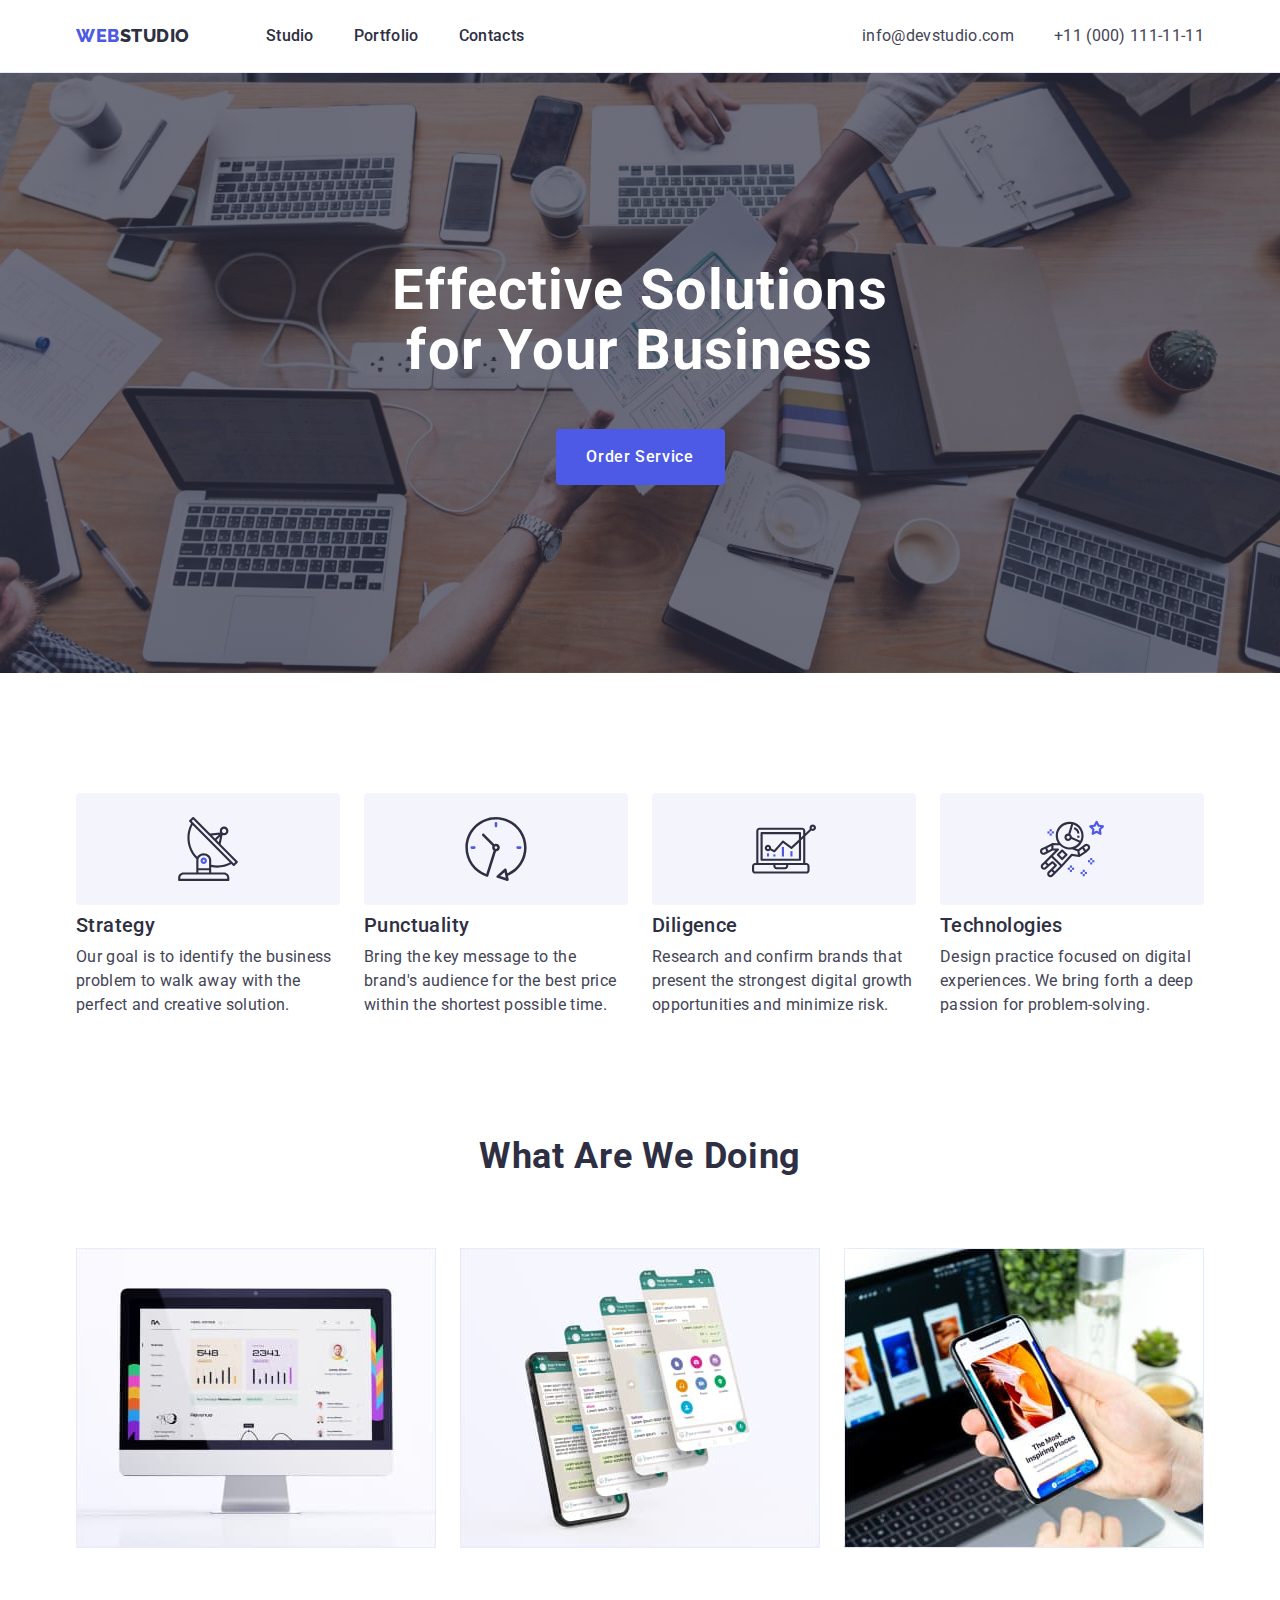
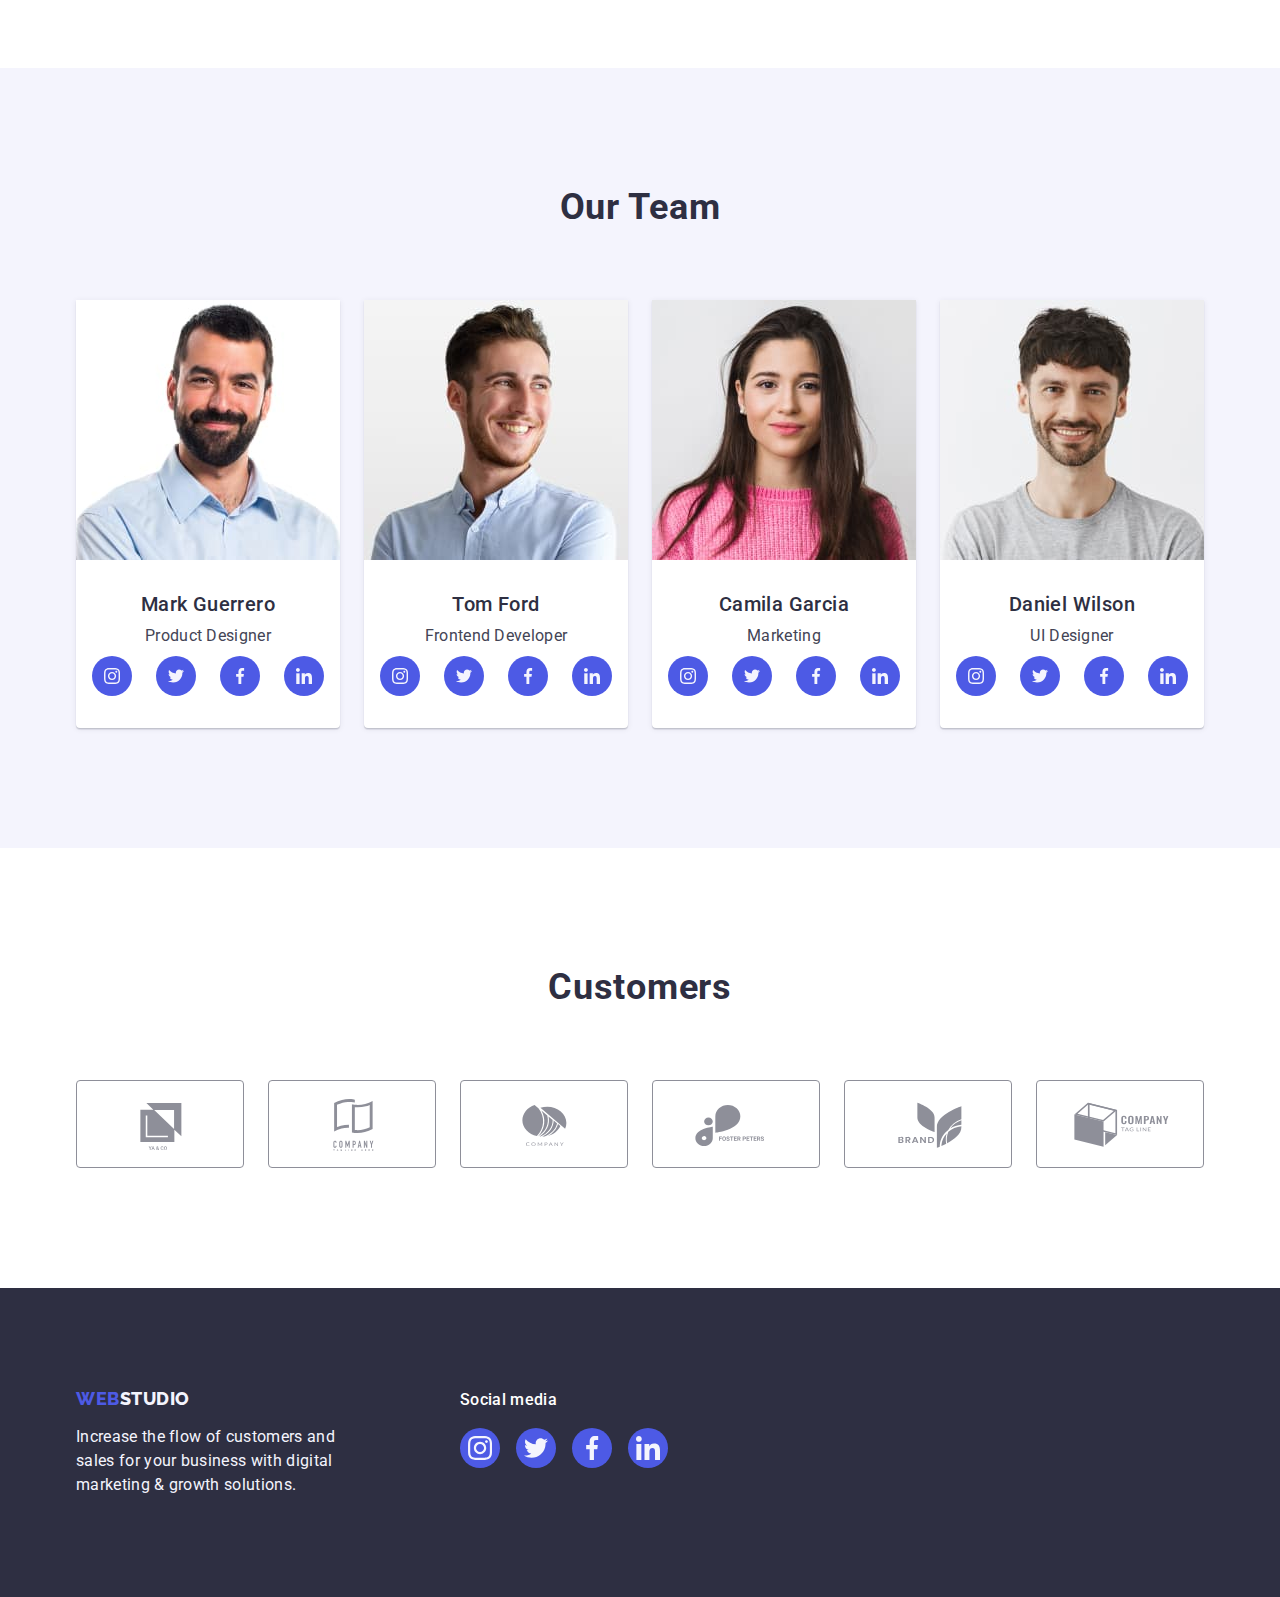
<file: index.html>
<!DOCTYPE html>
<html lang="en">
  <head>
    <meta charset="UTF-8" />
    <meta http-equiv="X-UA-Compatible" content="IE=edge" />
    <meta name="viewport" content="width=device-width, initial-scale=1.0" />
    <title>Studio</title>
    <link rel="preconnect" href="https://fonts.googleapis.com" />
    <link rel="preconnect" href="https://fonts.gstatic.com" crossorigin />
    <link
      href="https://fonts.googleapis.com/css2?family=Raleway:wght@800&family=Roboto:wght@400;500;700;900&display=swap"
      rel="stylesheet"
    />
    <link
      rel="stylesheet"
      href="https://cdnjs.cloudflare.com/ajax/libs/modern-normalize/1.1.0/modern-normalize.min.css"
    />
    <link rel="stylesheet" href="./css/style.css" />
  </head>
  <body>
    <!-- header  -->
    <header class="page-header">
      <div class="container page-header-container">
        <nav class="page-nav">
          <a href="./index.html" class="link logo"
            >Web<span class="part-logo">Studio</span></a
          >
          <ul class="list menu">
            <li class="menu-item">
              <a href="./index.html" class="link menu-link">Studio</a>
            </li>
            <li class="menu-item">
              <a href="./portfolio.html" class="link menu-link">Portfolio</a>
            </li>
            <li class="menu-item">
              <a href="" class="link menu-link">Contacts</a>
            </li>
          </ul>
        </nav>
        <address class="contacts">
          <ul class="list page-contacts">
            <li class="menu-contact-item">
              <a href="mailto:info@devstudio.com" class="link menu-contact-link"
                >info@devstudio.com</a
              >
            </li>
            <li class="menu-contact-item">
              <a href="tel:+110001111111" class="link menu-contact-link"
                >+11 (000) 111-11-11</a
              >
            </li>
          </ul>
        </address>
      </div>
    </header>
    <main class="main-part">
      <!-- hero section  -->
      <section class="hero-section">
        <div class="container page-hero-section">
          <h1 class="main-head">Effective Solutions for Your Business</h1>
          <button type="button" class="modal-button-main">Order Service</button>
        </div>
      </section>
      <!-- features section  -->
      <section class="second-head section">
        <div class="container features-container">
          <h2 class="sec-head visually-hidden">Our Features</h2>
          <ul class="list features-list">
            <li class="features-list-item">
              <div class="features-list-container">
                <svg class="features-icon" width="64" height="64">
                  <use href="./images/icons.svg#icon-antenna"></use>
                </svg>
              </div>
              <h3 class="list-head">Strategy</h3>
              <p class="text-descr">
                Our goal is to identify the business problem to walk away with
                the perfect and creative solution.
              </p>
            </li>
            <li class="features-list-item">
              <div class="features-list-container">
                <svg class="features-icon" width="64" height="64">
                  <use href="./images/icons.svg#icon-clock"></use>
                </svg>
              </div>
              <h3 class="list-head">Punctuality</h3>
              <p class="text-descr">
                Bring the key message to the brand's audience for the best price
                within the shortest possible time.
              </p>
            </li>
            <li class="features-list-item">
              <div class="features-list-container">
                <svg class="features-icon" width="64" height="64">
                  <use href="./images/icons.svg#icon-diagram"></use>
                </svg>
              </div>
              <h3 class="list-head">Diligence</h3>
              <p class="text-descr">
                Research and confirm brands that present the strongest digital
                growth opportunities and minimize risk.
              </p>
            </li>

            <li class="features-list-item">
              <div class="features-list-container">
                <svg class="features-icon" width="64" height="64">
                  <use href="./images/icons.svg#icon-astronaut"></use>
                </svg>
              </div>
              <h3 class="list-head">Technologies</h3>
              <p class="text-descr">
                Design practice focused on digital experiences. We bring forth a
                deep passion for problem-solving.
              </p>
            </li>
          </ul>
        </div>
      </section>
      <!-- What are we doing section  -->
      <section class="occup-section">
        <div class="container page-occup-list">
          <h2 class="sec-head">What are we doing</h2>
          <ul class="list occup-list">
            <li class="occup-list-item">
              <img
                src="./images/ouractions/Rectangle71.jpg"
                alt="cmputer with diagrams"
                width="360"
                height="300"
              />
            </li>
            <li class="occup-list-item">
              <img
                src="./images/ouractions/img2.jpg"
                alt="smartphone with chats"
                width="360"
                height="300"
              />
            </li>
            <li class="occup-list-item">
              <img
                src="./images/ouractions/img3.jpg"
                alt="smartphone and laptop"
                width="360"
                height="300"
              />
            </li>
          </ul>
        </div>
      </section>
      <!-- Our Team section -->
      <section class="team-section section">
        <div class="container page-team-section">
          <h2 class="sec-head">Our Team</h2>
          <ul class="list team-list">
            <li class="team-list-item">
              <img
                src="./images/ourteam/MarkGuerrero.jpg"
                alt="our product designer"
                width="264"
                height="260"
              />
              <div class="team-list-text">
                <h3 class="head-list">Mark Guerrero</h3>
                <p class="text-dscr">Product Designer</p>
                <ul class="social-list list">
                  <li class="social-list-item">
                    <a href="" class="social-list-link">
                      <svg class="social-list-icon" width="16" height="16">
                        <use href="./images/icons.svg#icon-instagram"></use>
                      </svg>
                    </a>
                  </li>
                  <li class="social-list-item">
                    <a href="" class="social-list-link">
                      <svg class="social-list-icon" width="16" height="16">
                        <use href="./images/icons.svg#icon-twitter"></use>
                      </svg>
                    </a>
                  </li>
                  <li class="social-list-item">
                    <a href="" class="social-list-link">
                      <svg class="social-list-icon" width="16" height="16">
                        <use href="./images/icons.svg#icon-facebook"></use>
                      </svg>
                    </a>
                  </li>
                  <li class="social-list-item">
                    <a href="" class="social-list-link">
                      <svg class="social-list-icon" width="16" height="16">
                        <use href="./images/icons.svg#icon-linkedin"></use>
                      </svg>
                    </a>
                  </li>
                </ul>
              </div>
            </li>
            <li class="team-list-item">
              <img
                class="team-list-img"
                src="./images/ourteam/TomFord.jpg"
                alt="our frontend developer"
                width="264"
                height="260"
              />
              <div class="team-list-text">
                <h3 class="head-list">Tom Ford</h3>
                <p class="text-dscr">Frontend Developer</p>
                <ul class="social-list list">
                  <li class="social-list-item">
                    <a href="" class="social-list-link">
                      <svg class="social-list-icon" width="16" height="16">
                        <use href="./images/icons.svg#icon-instagram"></use>
                      </svg>
                    </a>
                  </li>
                  <li class="social-list-item">
                    <a href="" class="social-list-link">
                      <svg class="social-list-icon" width="16" height="16">
                        <use href="./images/icons.svg#icon-twitter"></use>
                      </svg>
                    </a>
                  </li>
                  <li class="social-list-item">
                    <a href="" class="social-list-link">
                      <svg class="social-list-icon" width="16" height="16">
                        <use href="./images/icons.svg#icon-facebook"></use>
                      </svg>
                    </a>
                  </li>
                  <li class="social-list-item">
                    <a href="" class="social-list-link">
                      <svg class="social-list-icon" width="16" height="16">
                        <use href="./images/icons.svg#icon-linkedin"></use>
                      </svg>
                    </a>
                  </li>
                </ul>
              </div>
            </li>
            <li class="team-list-item">
              <img
                class="team-list-img"
                src="./images/ourteam/CamilaGarcia.jpg"
                alt="our marketing worker"
                width="264"
                height="260"
              />
              <div class="team-list-text">
                <h3 class="head-list">Camila Garcia</h3>
                <p class="text-dscr">Marketing</p>
                <ul class="social-list list">
                  <li class="social-list-item">
                    <a href="" class="social-list-link">
                      <svg class="social-list-icon" width="16" height="16">
                        <use href="./images/icons.svg#icon-instagram"></use>
                      </svg>
                    </a>
                  </li>
                  <li class="social-list-item">
                    <a href="" class="social-list-link">
                      <svg class="social-list-icon" width="16" height="16">
                        <use href="./images/icons.svg#icon-twitter"></use>
                      </svg>
                    </a>
                  </li>
                  <li class="social-list-item">
                    <a href="" class="social-list-link">
                      <svg class="social-list-icon" width="16" height="16">
                        <use href="./images/icons.svg#icon-facebook"></use>
                      </svg>
                    </a>
                  </li>
                  <li class="social-list-item">
                    <a href="" class="social-list-link">
                      <svg class="social-list-icon" width="16" height="16">
                        <use href="./images/icons.svg#icon-linkedin"></use>
                      </svg>
                    </a>
                  </li>
                </ul>
              </div>
            </li>
            <li class="team-list-item">
              <img
                class="team-list-img"
                src="./images/ourteam/DanielWilson.jpg"
                alt="our UI designer"
                width="264"
                height="260"
              />
              <div class="team-list-text">
                <h3 class="head-list">Daniel Wilson</h3>
                <p class="text-dscr">UI Designer</p>
                <ul class="social-list list">
                  <li class="social-list-item">
                    <a href="" class="social-list-link">
                      <svg class="social-list-icon" width="16" height="16">
                        <use href="./images/icons.svg#icon-instagram"></use>
                      </svg>
                    </a>
                  </li>
                  <li class="social-list-item">
                    <a href="" class="social-list-link">
                      <svg class="social-list-icon" width="16" height="16">
                        <use href="./images/icons.svg#icon-twitter"></use>
                      </svg>
                    </a>
                  </li>
                  <li class="social-list-item">
                    <a href="" class="social-list-link">
                      <svg class="social-list-icon" width="16" height="16">
                        <use href="./images/icons.svg#icon-facebook"></use>
                      </svg>
                    </a>
                  </li>
                  <li class="social-list-item">
                    <a href="" class="social-list-link">
                      <svg class="social-list-icon" width="16" height="16">
                        <use href="./images/icons.svg#icon-linkedin"></use>
                      </svg>
                    </a>
                  </li>
                </ul>
              </div>
            </li>
          </ul>
        </div>
        <!-- Customer setion -->
      </section>
      <section class="section customer-container">
        <div class="container">
          <h2 class="sec-head">Customers</h2>
          <ul class="customer-list list">
            <li class="customer-list-item">
              <a href="" class="customer-list-link">
                <svg class="logo-svg" width="104" height="56">
                  <use href="./images/icons.svg#icon-logo-yago"></use>
                </svg>
              </a>
            </li>
            <li class="customer-list-item">
              <a href="" class="customer-list-link">
                <svg class="logo-svg" width="104" height="56">
                  <use href="./images/icons.svg#icon-logo-taglinehere"></use>
                </svg>
              </a>
            </li>
            <li class="customer-list-item">
              <a href="" class="customer-list-link">
                <svg class="logo-svg" width="104" height="56">
                  <use href="./images/icons.svg#icon-Logo-company"></use>
                </svg>
              </a>
            </li>
            <li class="customer-list-item">
              <a href="" class="customer-list-link">
                <svg class="logo-svg" width="104" height="56">
                  <use href="./images/icons.svg#icon-Logo-fosterpeters"></use>
                </svg>
              </a>
            </li>
            <li class="customer-list-item">
              <a href="" class="customer-list-link">
                <svg class="logo-svg" width="104" height="56">
                  <use href="./images/icons.svg#icon-Logo-brand"></use>
                </svg>
              </a>
            </li>
            <li class="customer-list-item">
              <a href="" class="customer-list-link">
                <svg class="logo-svg" width="104" height="56">
                  <use href="./images/icons.svg#icon-Logo-tagline"></use>
                </svg>
              </a>
            </li>
          </ul>
        </div>
      </section>
    </main>
    <!-- footer with logo -->
    <footer class="footer-section">
      <div class="container footer-container">
        <div class="page-footer-section">
          <a href="./index.html" class="link logo-footer"
            >Web<span class="part-logo-footer">Studio</span></a
          >
          <p class="text-descr-footer color-footer">
            Increase the flow of customers and sales for your business with
            digital marketing & growth solutions.
          </p>
        </div>
        <div class="second-container-footer">
          <p class="second-text-footer">Social media</p>
          <ul class="social-list list">
            <li class="social-list-item">
              <a href="" class="social-list-link">
                <svg class="social-list-icon" width="24" height="24">
                  <use href="./images/icons.svg#icon-instagram"></use>
                </svg>
              </a>
            </li>
            <li class="social-list-item">
              <a href="" class="social-list-link">
                <svg class="social-list-icon" width="24" height="24">
                  <use href="./images/icons.svg#icon-twitter"></use>
                </svg>
              </a>
            </li>
            <li class="social-list-item">
              <a href="" class="social-list-link">
                <svg class="social-list-icon" width="24" height="24">
                  <use href="./images/icons.svg#icon-facebook"></use>
                </svg>
              </a>
            </li>
            <li class="social-list-item">
              <a href="" class="social-list-link">
                <svg class="social-list-icon" width="24" height="24">
                  <use href="./images/icons.svg#icon-linkedin"></use>
                </svg>
              </a>
            </li>
          </ul>
        </div>
      </div>
    </footer>
  </body>
</html>
</file>
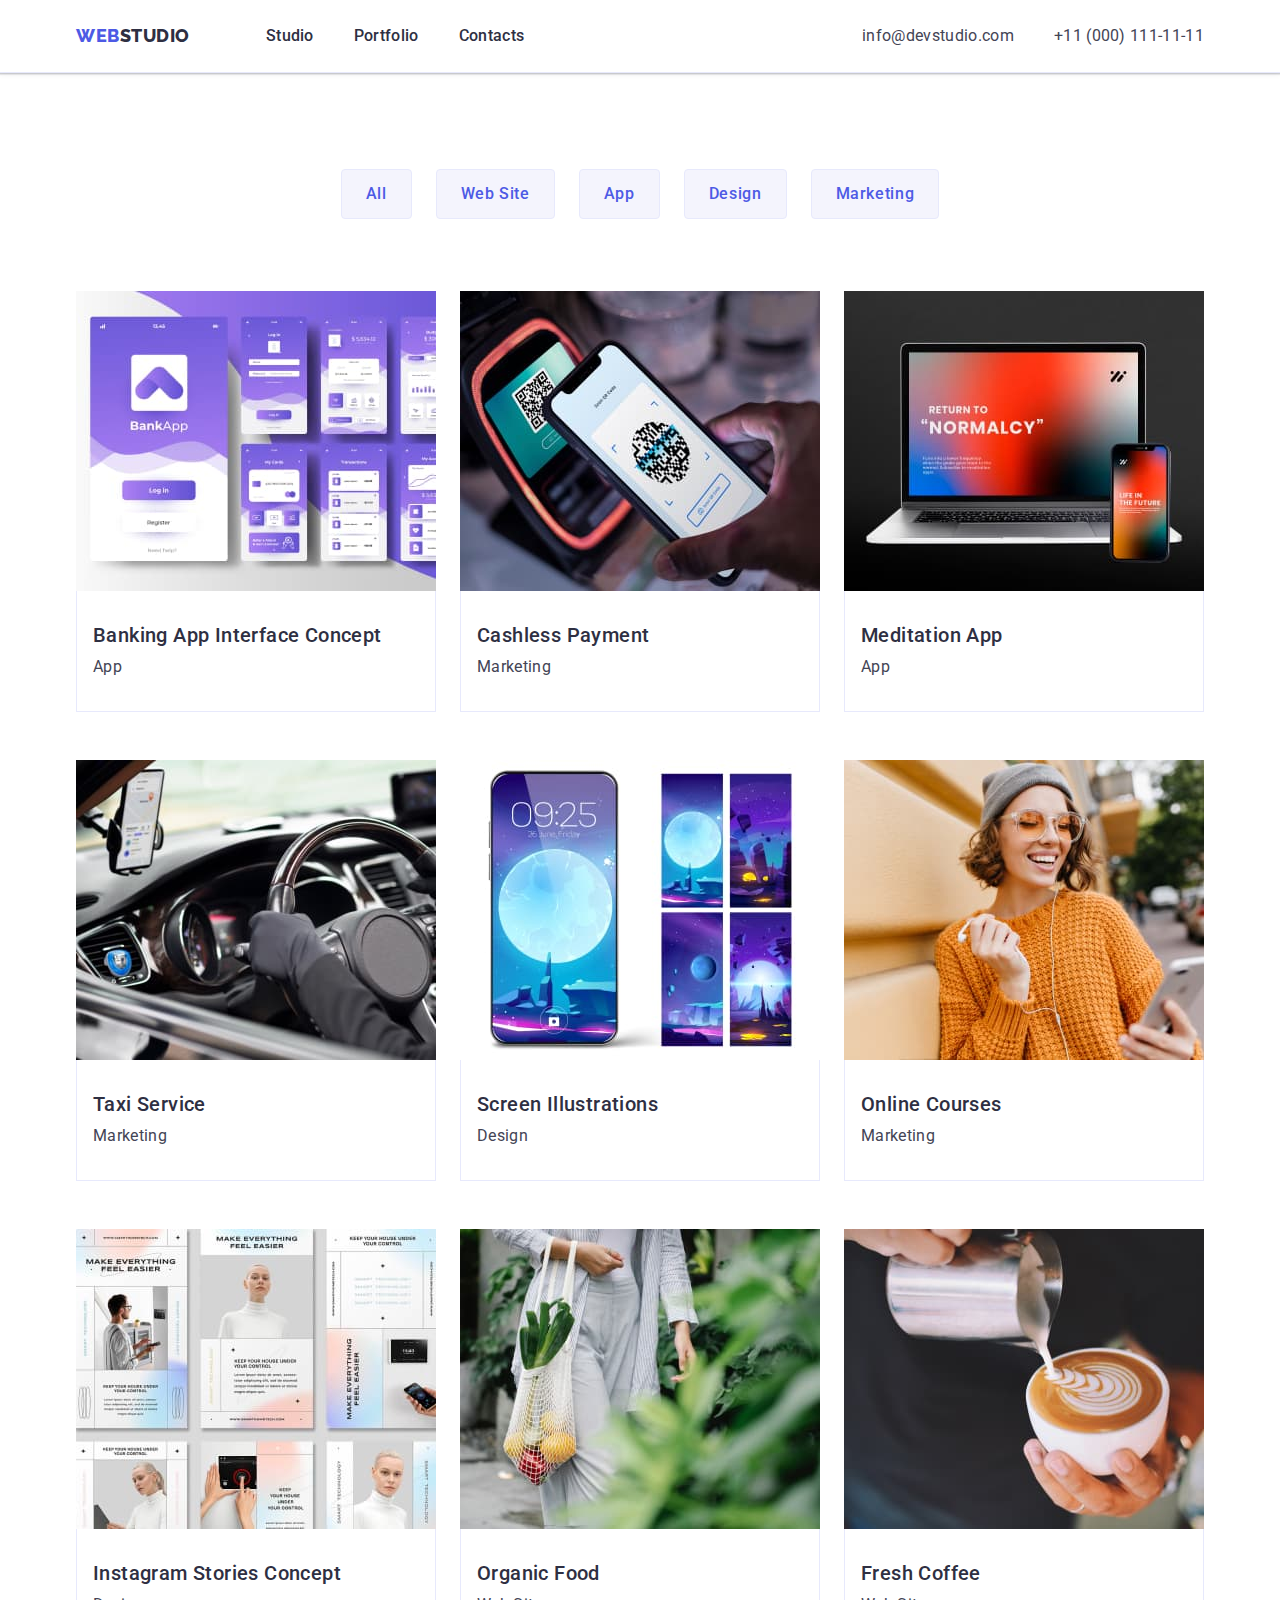
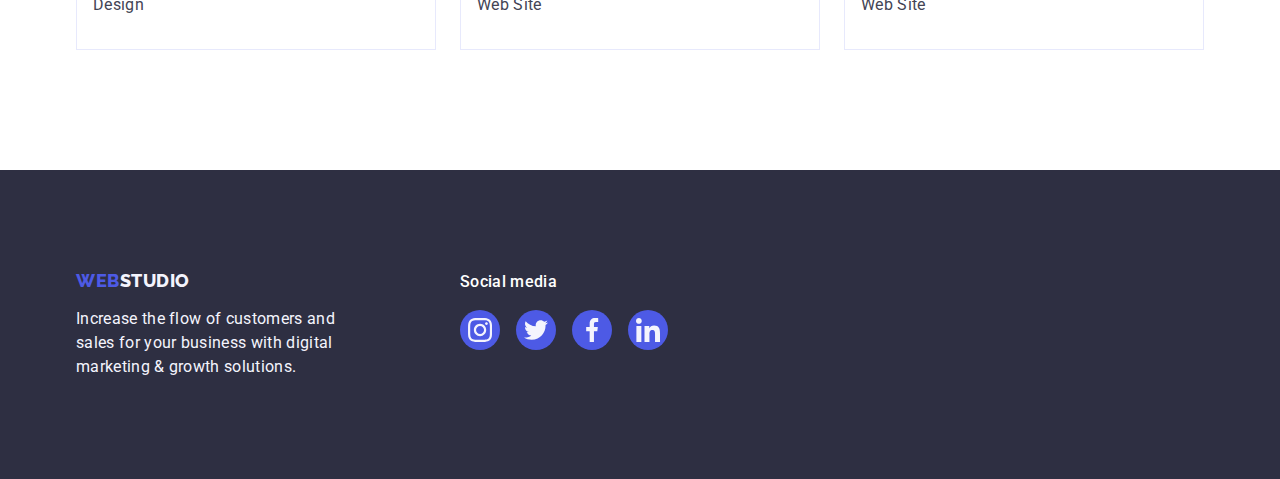
<file: portfolio.html>
<!DOCTYPE html>
<html lang="en">
  <head>
    <meta charset="UTF-8" />
    <meta http-equiv="X-UA-Compatible" content="IE=edge" />
    <meta name="viewport" content="width=device-width, initial-scale=1.0" />
    <title>Document</title>
    <link rel="preconnect" href="https://fonts.googleapis.com" />
    <link rel="preconnect" href="https://fonts.gstatic.com" crossorigin />
    <link
      href="https://fonts.googleapis.com/css2?family=Raleway:wght@800&family=Roboto:wght@400;500;700;900&display=swap"
      rel="stylesheet"
    />
    <link
      rel="stylesheet"
      href="https://cdnjs.cloudflare.com/ajax/libs/modern-normalize/1.1.0/modern-normalize.min.css"
    />
    <link rel="stylesheet" href="./css/style.css" />
  </head>
  <body>
    <!-- header  -->
    <header class="page-header">
      <div class="container page-header-container">
        <nav class="page-nav">
          <a href="./index.html" class="link logo"
            >Web<span class="part-logo">Studio</span></a
          >
          <ul class="list menu">
            <li class="menu-item">
              <a href="./index.html" class="link menu-link">Studio</a>
            </li>
            <li class="menu-item">
              <a href="./portfolio.html" class="link menu-link">Portfolio</a>
            </li>
            <li class="menu-item">
              <a href="" class="link menu-link">Contacts</a>
            </li>
          </ul>
        </nav>
        <address class="contacts">
          <ul class="list page-contacts">
            <li class="menu-contact-item">
              <a href="mailto:info@devstudio.com" class="link menu-contact-link"
                >info@devstudio.com</a
              >
            </li>
            <li class="list page-contacts">
              <a href="tel:+110001111111" class="link menu-contact-link"
                >+11 (000) 111-11-11</a
              >
            </li>
          </ul>
        </address>
      </div>
    </header>
    <!-- main part  -->
    <main class="main-part">
      <!-- first section - buttons -->
      <section class="buttons-section">
        <div class="container buttons-container">
          <h1 class="visually-hidden">Portfolio</h1>
          <ul class="list buttons-list">
            <li>
              <button type="button" class="modal-button-portfolio">All</button>
            </li>
            <li>
              <button type="button" class="modal-button-portfolio">
                Web Site
              </button>
            </li>
            <li>
              <button type="button" class="modal-button-portfolio">App</button>
            </li>
            <li>
              <button type="button" class="modal-button-portfolio">
                Design
              </button>
            </li>
            <li>
              <button type="button" class="modal-button-portfolio">
                Marketing
              </button>
            </li>
          </ul>
          <ul class="list prtf-list">
            <li class="prtf-list-item">
              <a href="" class="link prtf-link"
                ><img
                  src="./images/ourportfolio/bankingapp.jpg"
                  alt="interface of banking app"
                  width="360"
                  height="300"
                />
                <div class="prtf-item-text">
                  <h2 class="list-head">Banking App Interface Concept</h2>
                  <p class="description">App</p>
                </div></a
              >
            </li>
            <li class="prtf-list-item">
              <a href="" class="link prtf-link"
                ><img
                  src="./images/ourportfolio/cashlesspayment.jpg"
                  alt="smartphone with cashlessPayment device"
                  width="360"
                  height="300"
                />
                <div class="prtf-item-text">
                  <h2 class="list-head">Cashless Payment</h2>
                  <p class="description">Marketing</p>
                </div></a
              >
            </li>
            <li class="prtf-list-item">
              <a href="" class="link prtf-link"
                ><img
                  src="./images/ourportfolio/meditationapp.jpg"
                  alt="laptop and smartphone"
                  width="360"
                  height="300"
                />
                <div class="prtf-item-text">
                  <h2 class="list-head">Meditation App</h2>
                  <p class="description">App</p>
                </div></a
              >
            </li>
            <li class="prtf-list-item">
              <a href="" class="link prtf-link"
                ><img
                  src="./images/ourportfolio/taxiservice.jpg"
                  alt="driver in the car"
                  width="360"
                  height="300"
                />
                <div class="prtf-item-text">
                  <h2 class="list-head">Taxi Service</h2>
                  <p class="description">Marketing</p>
                </div></a
              >
            </li>
            <li class="prtf-list-item">
              <a href="" class="link prtf-link"
                ><img
                  src="./images/ourportfolio/screenillustrations.jpg"
                  alt="smartphone and four screenshoots"
                  width="360"
                  height="300"
                />
                <div class="prtf-item-text">
                  <h2 class="list-head">Screen Illustrations</h2>
                  <p class="description">Design</p>
                </div></a
              >
            </li>
            <li class="prtf-list-item">
              <a href="" class="link prtf-link"
                ><img
                  src="./images/ourportfolio/onlinecourses.jpg"
                  alt="girl with headphones"
                  width="360"
                  height="300"
                />
                <div class="prtf-item-text">
                  <h2 class="list-head">Online Courses</h2>
                  <p class="description">Marketing</p>
                </div></a
              >
            </li>
            <li class="prtf-list-item">
              <a href="" class="link prtf-link"
                ><img
                  src="./images/ourportfolio/instagramstories.jpg"
                  alt="storieses design"
                  width="360"
                  height="300"
                />
                <div class="prtf-item-text">
                  <h2 class="list-head">Instagram Stories Concept</h2>
                  <p class="description">Design</p>
                </div></a
              >
            </li>
            <li class="prtf-list-item">
              <a href="" class="link prtf-link"
                ><img
                  src="./images/ourportfolio/organicfood.jpg"
                  alt="bag with feruit and vegetables"
                  width="360"
                  height="300"
                />
                <div class="prtf-item-text">
                  <h2 class="list-head">Organic Food</h2>
                  <p class="description">Web Site</p>
                </div></a
              >
            </li>
            <li class="prtf-list-item">
              <a href="" class="link prtf-link"
                ><img
                  src="./images/ourportfolio/freshcoffee.jpg"
                  alt="cup of coffe"
                  width="360"
                  height="300"
                />
                <div class="prtf-item-text">
                  <h2 class="list-head">Fresh Coffee</h2>
                  <p class="description">Web Site</p>
                </div></a
              >
            </li>
          </ul>
        </div>
      </section>
    </main>
    <!-- footer with logo -->
    <footer class="footer-section">
      <div class="container footer-container">
        <div class="page-footer-section">
          <a href="./index.html" class="link logo-footer"
            >Web<span class="part-logo-footer">Studio</span></a
          >
          <p class="text-descr-footer color-footer">
            Increase the flow of customers and sales for your business with
            digital marketing & growth solutions.
          </p>
        </div>
        <div class="second-container-footer">
          <p class="second-text-footer">Social media</p>
          <ul class="social-list list">
            <li class="social-list-item">
              <a href="" class="social-list-link">
                <svg class="social-list-icon" width="24" height="24">
                  <use href="./images/icons.svg#icon-instagram"></use>
                </svg>
              </a>
            </li>
            <li class="social-list-item">
              <a href="" class="social-list-link">
                <svg class="social-list-icon" width="24" height="24">
                  <use href="./images/icons.svg#icon-twitter"></use>
                </svg>
              </a>
            </li>
            <li class="social-list-item">
              <a href="" class="social-list-link">
                <svg class="social-list-icon" width="24" height="24">
                  <use href="./images/icons.svg#icon-facebook"></use>
                </svg>
              </a>
            </li>
            <li class="social-list-item">
              <a href="" class="social-list-link">
                <svg class="social-list-icon" width="24" height="24">
                  <use href="./images/icons.svg#icon-linkedin"></use>
                </svg>
              </a>
            </li>
          </ul>
        </div>
      </div>
    </footer>
  </body>
</html>
</file>
<file: css/style.css>
:root {
  --head-color: #2e2f42;
  --text-color: #434455;
  --sub-text-color: #8e8f99;
  --primary-brand-color: #4d5ae5;
  --pressed-state-color: #404bbf;
  --light-back-color: #f4f4fd;
  --modal-background-color: #fcfcfc;
  --white-color: #ffffff;
  --Green-hover: #31d0aa;
}

.visually-hidden {
  position: absolute;
  width: 1px;
  height: 1px;
  margin: -1px;
  padding: 0;
  overflow: hidden;
  border: 0;
  clip: rect(0 0 0 0);
}

.list {
  list-style: none;
}

.link {
  text-decoration: none;
}

button {
  cursor: pointer;
}

h1,
h2,
h3,
h4,
h5,
h6,
p {
  margin-top: 0;
  margin-bottom: 0;
}

ul,
ol {
  margin-top: 0;
  margin-bottom: 0;
  padding-left: 0;
}

img {
  display: block;
}

.section {
  padding-top: 120px;
  padding-bottom: 120px;
}

.container {
  width: 1158px;
  padding-left: 15px;
  padding-right: 15px;
  margin-left: auto;
  margin-right: auto;
}

body {
  font-family: "Roboto", sans-serif;
  background-color: var(--white-color);
  color: var(--text-color);
}

/* Header  */

.page-header {
  border-bottom: 1px solid #e7e9fc;
  box-shadow: 0px 2px 1px rgba(46, 47, 66, 0.08),
    0px 1px 1px rgba(46, 47, 66, 0.16), 0px 1px 6px rgba(46, 47, 66, 0.08);
}

.page-nav {
  display: flex;
  align-items: center;
}

.menu {
  display: flex;
  gap: 40px;
}

.page-contacts {
  display: flex;
  gap: 40px;
}

.logo {
  font-family: "Raleway", sans-serif;
  font-weight: 800;
  font-size: 18px;
  line-height: 1.17;
  letter-spacing: 0.03em;
  text-transform: uppercase;
  margin-right: 76px;

  color: var(--primary-brand-color);
}

.part-logo {
  color: var(--head-color);
}

.logo-footer {
  font-family: "Raleway", sans-serif;
  font-weight: 800;
  font-size: 18px;
  line-height: 1.17;
  letter-spacing: 0.03em;
  text-transform: uppercase;
  display: inline-block;
  margin-bottom: 16px;

  color: var(--primary-brand-color);
}

.part-logo-footer {
  color: var(--light-back-color);
}

.menu-link {
  font-weight: 500;
  font-size: 16px;
  line-height: 1.5;
  letter-spacing: 0.02em;
  display: block;
  color: var(--head-color);
  padding: 24px 0;
}

.menu-link:hover,
.menu-link:focus {
  color: var(--pressed-state-color);
}

.contacts {
  font-style: normal;
  margin-left: auto;
}

.menu-contact-link {
  font-size: 16px;
  line-height: 1.5;
  letter-spacing: 0.02em;

  color: var(--text-color);
}

.menu-contact-link:hover,
.menu-contact-link:focus {
  color: var(--pressed-state-color);
}

.page-header-container {
  display: flex;
  align-items: center;
}

/* Hero section  */

.hero-section {
  background-image: linear-gradient(
      rgba(46, 47, 66, 0.7),
      rgba(46, 47, 66, 0.7)
    ),
    url(../images/hero/bg.jpg);
  margin-right: auto;
  margin-left: auto;
  background-repeat: no-repeat;
  background-size: cover;
  background-position: center;
  background-color: var(--head-color);
  padding: 188px 0;
  max-width: 1440px;
}

.main-head {
  text-align: center;
  font-weight: 700;
  font-size: 56px;
  line-height: 1.07;
  letter-spacing: 0.02em;
  max-width: 496px;
  margin-left: auto;
  margin-right: auto;

  color: var(--white-color);
}

.modal-button-main {
  font-family: "Roboto", sans-serif;
  font-weight: 500;
  font-size: 16px;
  line-height: 1.5;
  letter-spacing: 0.04em;
  display: block;
  border-radius: 4px;
  height: 56px;
  min-width: 169px;
  margin-left: auto;
  margin-right: auto;
  margin-top: 48px;

  border: none;
  color: var(--white-color);
  background-color: var(--primary-brand-color);
}

.modal-button-main:hover,
.modal-button-main:focus {
  background-color: var(--pressed-state-color);
}

/* features section  */

.features-list {
  display: flex;
  gap: 24px;
}

.features-list-item {
  width: calc((100% - 72px) / 4);
}

.features-list-container {
  display: flex;
  justify-content: center;
  align-items: center;
  background: var(--light-back-color);
  border-radius: 4px;
  width: 264px;
  height: 112px;
  margin-bottom: 8px;
}

.features-icon {
  width: 64px;
  height: 64px;
}

.modal-button-portfolio {
  font-family: "Roboto", sans-serif;
  font-weight: 500;
  font-size: 16px;
  line-height: 1.5;
  letter-spacing: 0.04em;
  padding: 12px 24px;
  border: 1px solid #e7e9fc;
  border-radius: 4px;

  color: var(--primary-brand-color);
  background-color: var(--light-back-color);
}

.modal-button-portfolio:hover,
.modal-button-portfolio:focus {
  box-shadow: 0px 3px 1px rgba(0, 0, 0, 0.1), 0px 2px 1px rgba(0, 0, 0, 0.08),
    0px 2px 2px rgba(0, 0, 0, 0.12);
  color: var(--white-color);
  background-color: var(--pressed-state-color);
  border-color: transparent;
}

.list-head {
  font-weight: 500;
  font-size: 20px;
  line-height: 1.2;
  letter-spacing: 0.02em;
  margin-bottom: 8px;

  color: var(--head-color);
}

.head-list {
  text-align: center;
  font-weight: 500;
  font-size: 20px;
  line-height: 1.2;
  letter-spacing: 0.02em;
  margin-bottom: 8px;

  color: var(--head-color);
}

.text-descr {
  font-style: normal;
  font-weight: 400;
  font-size: 16px;
  line-height: 1.5;
  letter-spacing: 0.02em;

  color: var(--text-color);
}

.text-dscr {
  text-align: center;
  font-style: normal;
  font-weight: 400;
  font-size: 16px;
  line-height: 1.5;
  letter-spacing: 0.02em;
  margin-bottom: 8px;

  color: var(--text-color);
}

.description {
  font-size: 16px;
  line-height: 1.5;
  letter-spacing: 0.02em;

  color: var(--text-color);
}
/* What are we doing section */

.occup-section {
  padding-bottom: 120px;
}

.occup-list {
  display: flex;
  gap: 24px;
}

/* Our team section  */

.sec-head {
  text-align: center;
  font-weight: 700;
  font-size: 36px;
  line-height: 1.1;
  letter-spacing: 0.02em;
  text-transform: capitalize;
  margin-bottom: 72px;

  color: var(--head-color);
}

.page-team-section {
  display: flex;
  flex-direction: column;
  background-color: var(--light-back-color);
}

.team-section {
  background-color: var(--light-back-color);
}

.team-list {
  display: flex;
  gap: 24px;
}

.team-list-item {
  background-color: var(--white-color);
  width: calc((100% - 72px) / 4);
  border-radius: 0px 0px 4px 4px;
  box-shadow: 0px 1px 6px rgba(46, 47, 66, 0.08),
    0px 1px 1px rgba(46, 47, 66, 0.16), 0px 2px 1px rgba(46, 47, 66, 0.08);
}

.team-list-text {
  padding: 32px 0;
}

.social-list {
  display: flex;
  justify-content: center;
  gap: 24px;
}

.second-container-footer .social-list {
  display: flex;
  justify-content: center;
  gap: 16px;
}

.social-list-link {
  display: flex;
  justify-content: center;
  align-items: center;
  width: 40px;
  height: 40px;
  border-radius: 50%;
  background-color: var(--primary-brand-color);
}

.social-list-link:hover,
.social-list-link:focus {
  background-color: var(--pressed-state-color);
}

.social-list-icon {
  fill: var(--light-back-color);
}

/* footer section  */

.footer-section {
  background-color: var(--head-color);
  padding: 100px 0;
}

.text-descr-footer {
  font-size: 16px;
  line-height: 1.5;
  letter-spacing: 0.02em;
  color: var(--text-color);
  max-width: 264px;
}

.color-footer {
  color: var(--light-back-color);
}

/* customers section  */

.customer-list {
  display: flex;
  justify-content: center;
  align-items: center;
  gap: 24px;
}

.customer-list-link {
  border: 1px solid var(--sub-text-color);
  border-radius: 4px;
  width: 168px;
  height: 88px;
  display: flex;
  justify-content: center;
  align-items: center;
  color: var(--sub-text-color);
}

.customer-list-link:hover,
.customer-list-link:focus {
  border: 1px solid var(--pressed-state-color);
  color: var(--pressed-state-color);
}

.logo-svg {
  fill: currentColor;
}

.logo-svg:hover,
.logo-svg:focus {
  fill: var(--pressed-state-color);
}

.footer-container {
  display: flex;
  align-items: baseline;
}

.page-footer-section {
  display: block;
  margin-right: 120px;
}

.second-container-footer {
}

.second-container-footer .social-list .social-list-link:hover,
.second-container-footer .social-list .social-list-link:focus {
  background-color: var(--Green-hover);
}

.second-text-footer {
  font-weight: 500;
  font-size: 16px;
  line-height: 1.5;
  letter-spacing: 0.02em;
  color: var(--white-color);
  margin-bottom: 16px;
}

/* Portfolio section  */

.buttons-section {
  padding: 96px 0 120px;
}

.buttons-list {
  display: flex;
  gap: 24px;
  justify-content: center;
  margin-bottom: 72px;
}

.prtf-list {
  display: flex;
  column-gap: 24px;
  row-gap: 48px;
  flex-wrap: wrap;
  margin-top: 72px;
}
.prtf-link:hover,
.prtf-link:focus {
  box-shadow: 0px 1px 6px rgba(46, 47, 66, 0.08),
    0px 1px 1px rgba(46, 47, 66, 0.16), 0px 2px 1px rgba(46, 47, 66, 0.08);
}

.prtf-list-item {
  width: calc((100% - 48px) / 3);
}

.prtf-link {
  display: block;
}

.prtf-item-text {
  padding: 32px 16px;
  border: 1px solid #e7e9fc;
  border-top: none;
}
</file>
